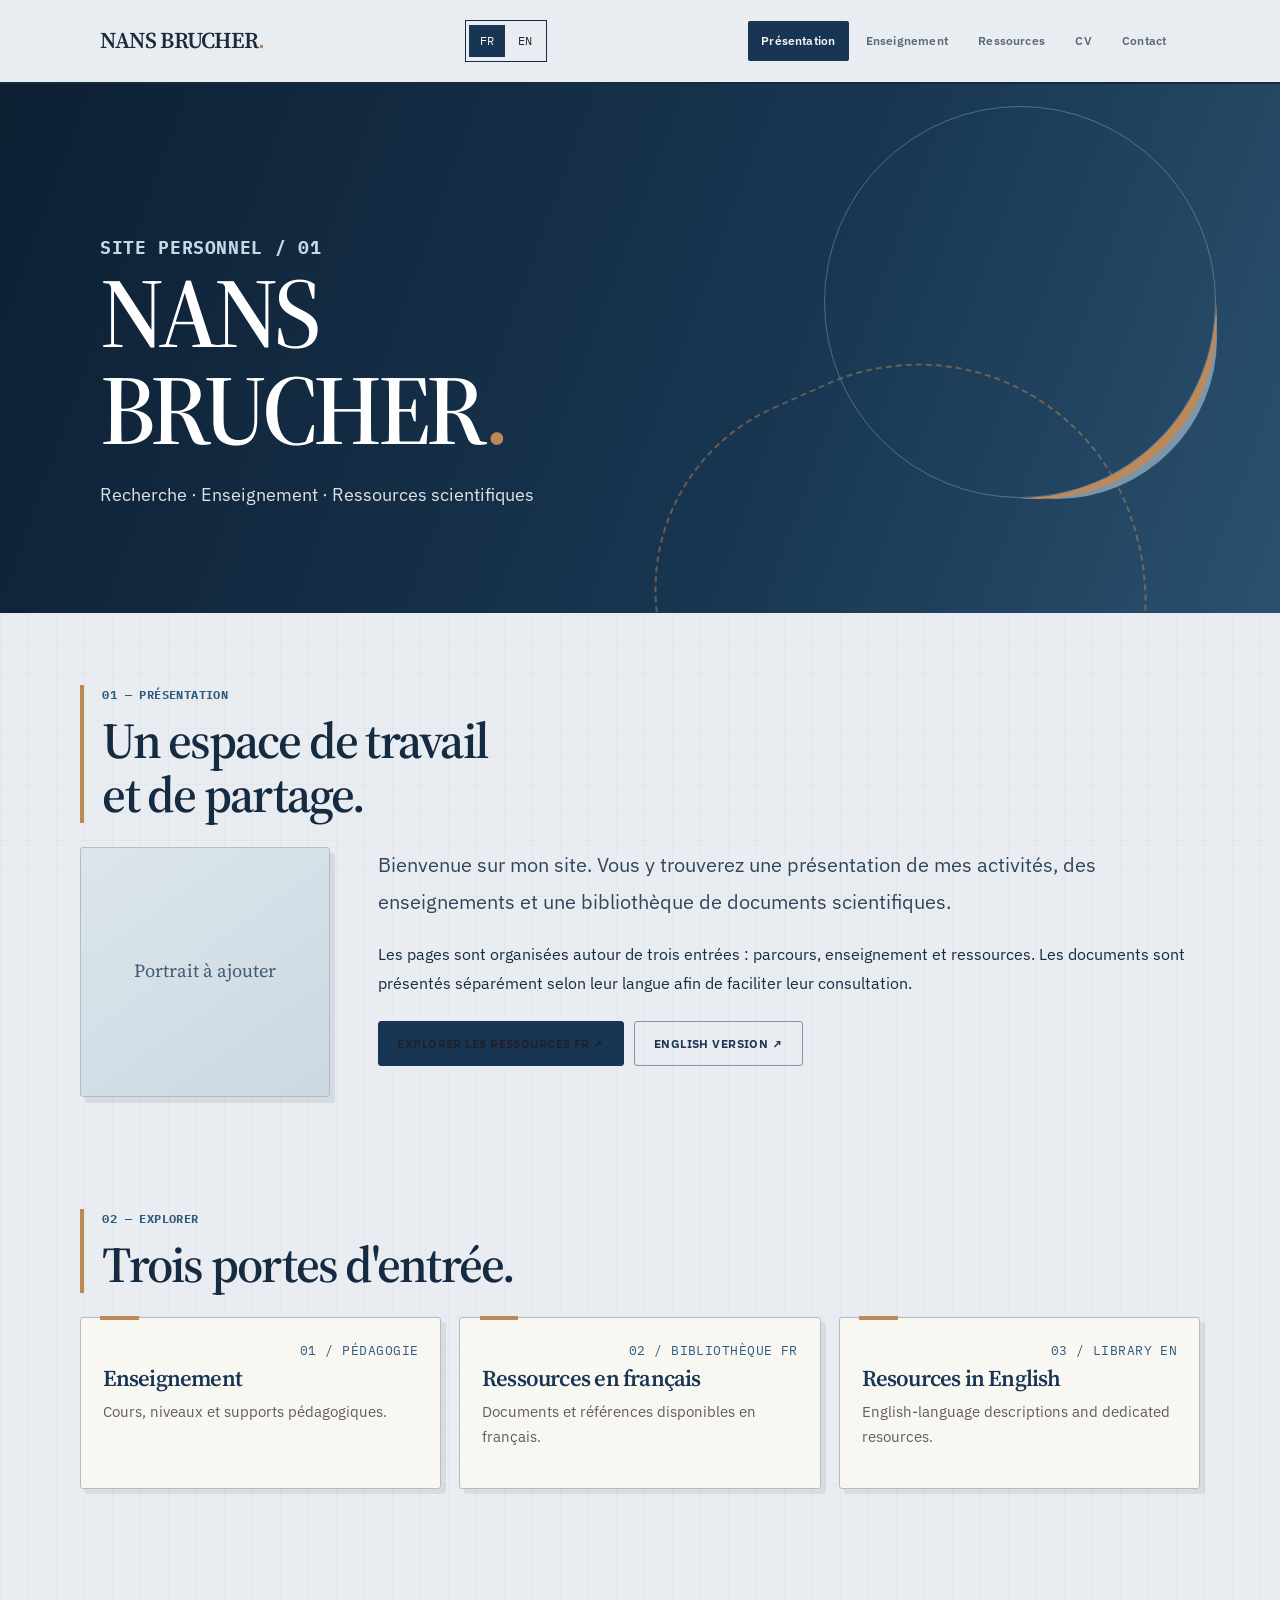
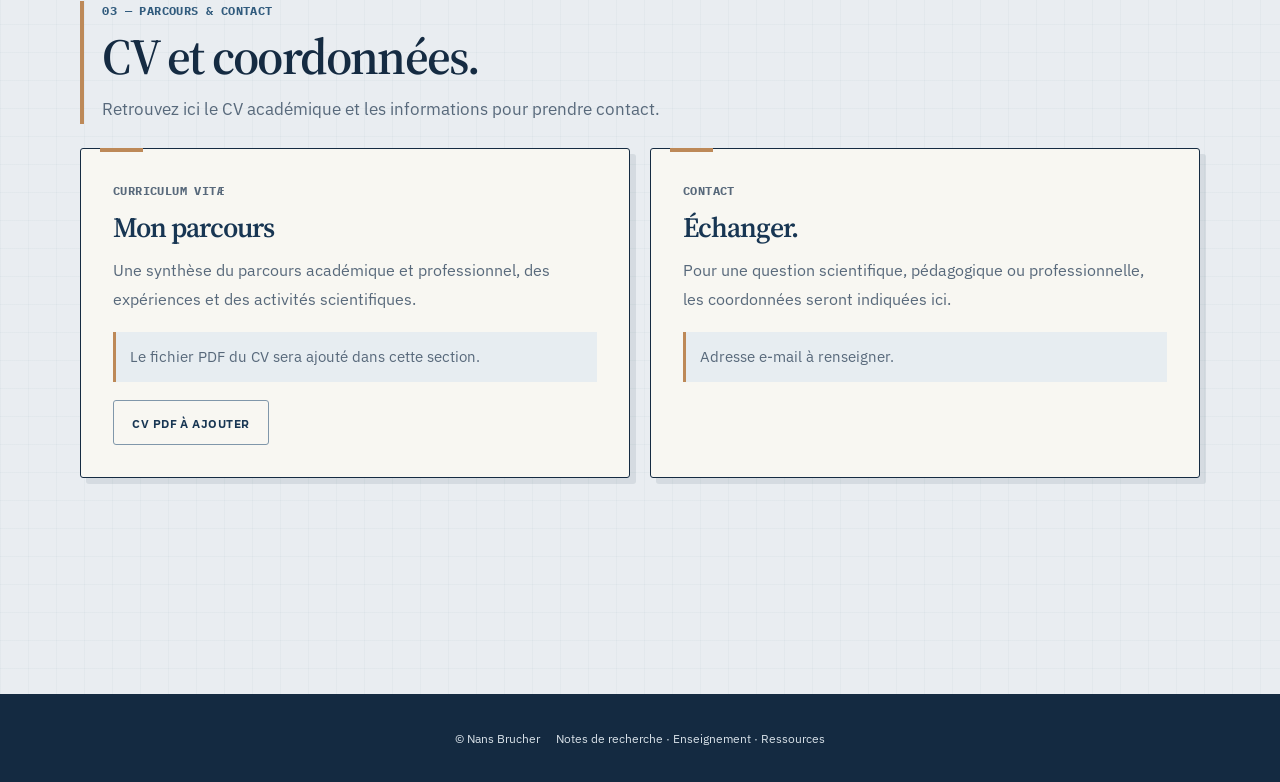
<file: index.html>
<!doctype html>
<html lang="fr">
<head>
<meta charset="utf-8">
<meta name="viewport" content="width=device-width, initial-scale=1">
<meta name="theme-color" content="#152b42">
<title>Présentation | Nans Brucher</title>
<meta name="description" content="Présentation, recherche et ressources scientifiques.">
<link rel="preconnect" href="https://fonts.googleapis.com">
<link rel="preconnect" href="https://fonts.gstatic.com" crossorigin>
<link href="https://fonts.googleapis.com/css2?family=IBM+Plex+Mono:wght@400;500;600&family=IBM+Plex+Sans:wght@400;500;600;700&family=Source+Serif+4:wght@400;500;600;700&display=swap" rel="stylesheet">
<link rel="stylesheet" href="style.css">
<link rel="alternate" hreflang="fr" href="index.html">
<link rel="alternate" hreflang="en" href="home-en.html">
</head><body><a class="skip-link" href="#main-content">Aller au contenu</a>
<header class="site-header"><div class="header-inner">
<a class="site-title" href="index.html">NANS BRUCHER<span style="color:var(--orange)">.</span></a>
<div class="header-tools">
<div class="language-switch" aria-label="Language"><a href="index.html" lang="fr" aria-current="page">FR</a><a href="home-en.html" lang="en" >EN</a></div>
<button type="button" class="nav-toggle" aria-label="Ouvrir le menu" aria-expanded="false" aria-controls="primary-navigation">☰</button>
</div>
<nav class="site-nav" id="primary-navigation" aria-label="Navigation principale">
<a href="index.html" class="active" aria-current="page">Présentation</a>
<a href="enseignement.html" >Enseignement</a>
<a href="ressources-fr.html" >Ressources</a>
<a href="#cv">CV</a>
<a href="#contact">Contact</a>
</nav></div></header>
<section class="banner"><div class="banner-inner"><p class="eyebrow">Site personnel / 01</p><h1>Nans<br>Brucher<span style="color:var(--orange)">.</span></h1><p>Recherche · Enseignement · Ressources scientifiques</p></div></section>
<main id="main-content">
<section class="page-section"><div class="section-heading"><p class="eyebrow">01 — Présentation</p><h2>Un espace de travail<br>et de partage.</h2></div>
<div class="about"><figure class="portrait"><figcaption>Portrait à ajouter</figcaption></figure><div class="about-copy"><p class="lead">Bienvenue sur mon site. Vous y trouverez une présentation de mes activités, des enseignements et une bibliothèque de documents scientifiques.</p><p>Les pages sont organisées autour de trois entrées : parcours, enseignement et ressources. Les documents sont présentés séparément selon leur langue afin de faciliter leur consultation.</p><div class="actions"><a class="button button-red" href="ressources-fr.html">Explorer les ressources FR ↗</a><a class="button button-outline" href="home-en.html" lang="en">English version ↗</a></div></div></div></section>
<section class="page-section"><div class="section-heading"><p class="eyebrow">02 — Explorer</p><h2>Trois portes d'entrée.</h2></div><div class="card-grid">
<a class="card" href="enseignement.html"><span class="card-meta">01 / PÉDAGOGIE</span><span class="card-title">Enseignement</span><span class="card-desc">Cours, niveaux et supports pédagogiques.</span></a>
<a class="card" href="ressources-fr.html"><span class="card-meta">02 / BIBLIOTHÈQUE FR</span><span class="card-title">Ressources en français</span><span class="card-desc">Documents et références disponibles en français.</span></a>
<a class="card" href="resources-en.html"><span class="card-meta">03 / LIBRARY EN</span><span class="card-title">Resources in English</span><span class="card-desc">English-language descriptions and dedicated resources.</span></a>
</div></section><section class="page-section" id="cv"><div class="section-heading"><p class="eyebrow">03 — Parcours & contact</p><h2>CV et coordonnées.</h2><p class="section-intro">Retrouvez ici le CV académique et les informations pour prendre contact.</p></div><div class="cv-contact-grid"><article class="cv-card"><p class="eyebrow">Curriculum vitæ</p><h3>Mon parcours</h3><p>Une synthèse du parcours académique et professionnel, des expériences et des activités scientifiques.</p><p class="contact-placeholder">Le fichier PDF du CV sera ajouté dans cette section.</p><span class="button button-outline" aria-disabled="true">CV PDF à ajouter</span></article><article class="contact-card" id="contact"><p class="eyebrow">Contact</p><h3>Échanger.</h3><p>Pour une question scientifique, pédagogique ou professionnelle, les coordonnées seront indiquées ici.</p><p class="contact-placeholder">Adresse e-mail à renseigner.</p></article></div></section></main><footer class="site-footer"><div class="footer-inner"><span>© Nans Brucher</span><span>Notes de recherche · Enseignement · Ressources</span></div></footer><script src="script.js"></script></body></html>
</file>
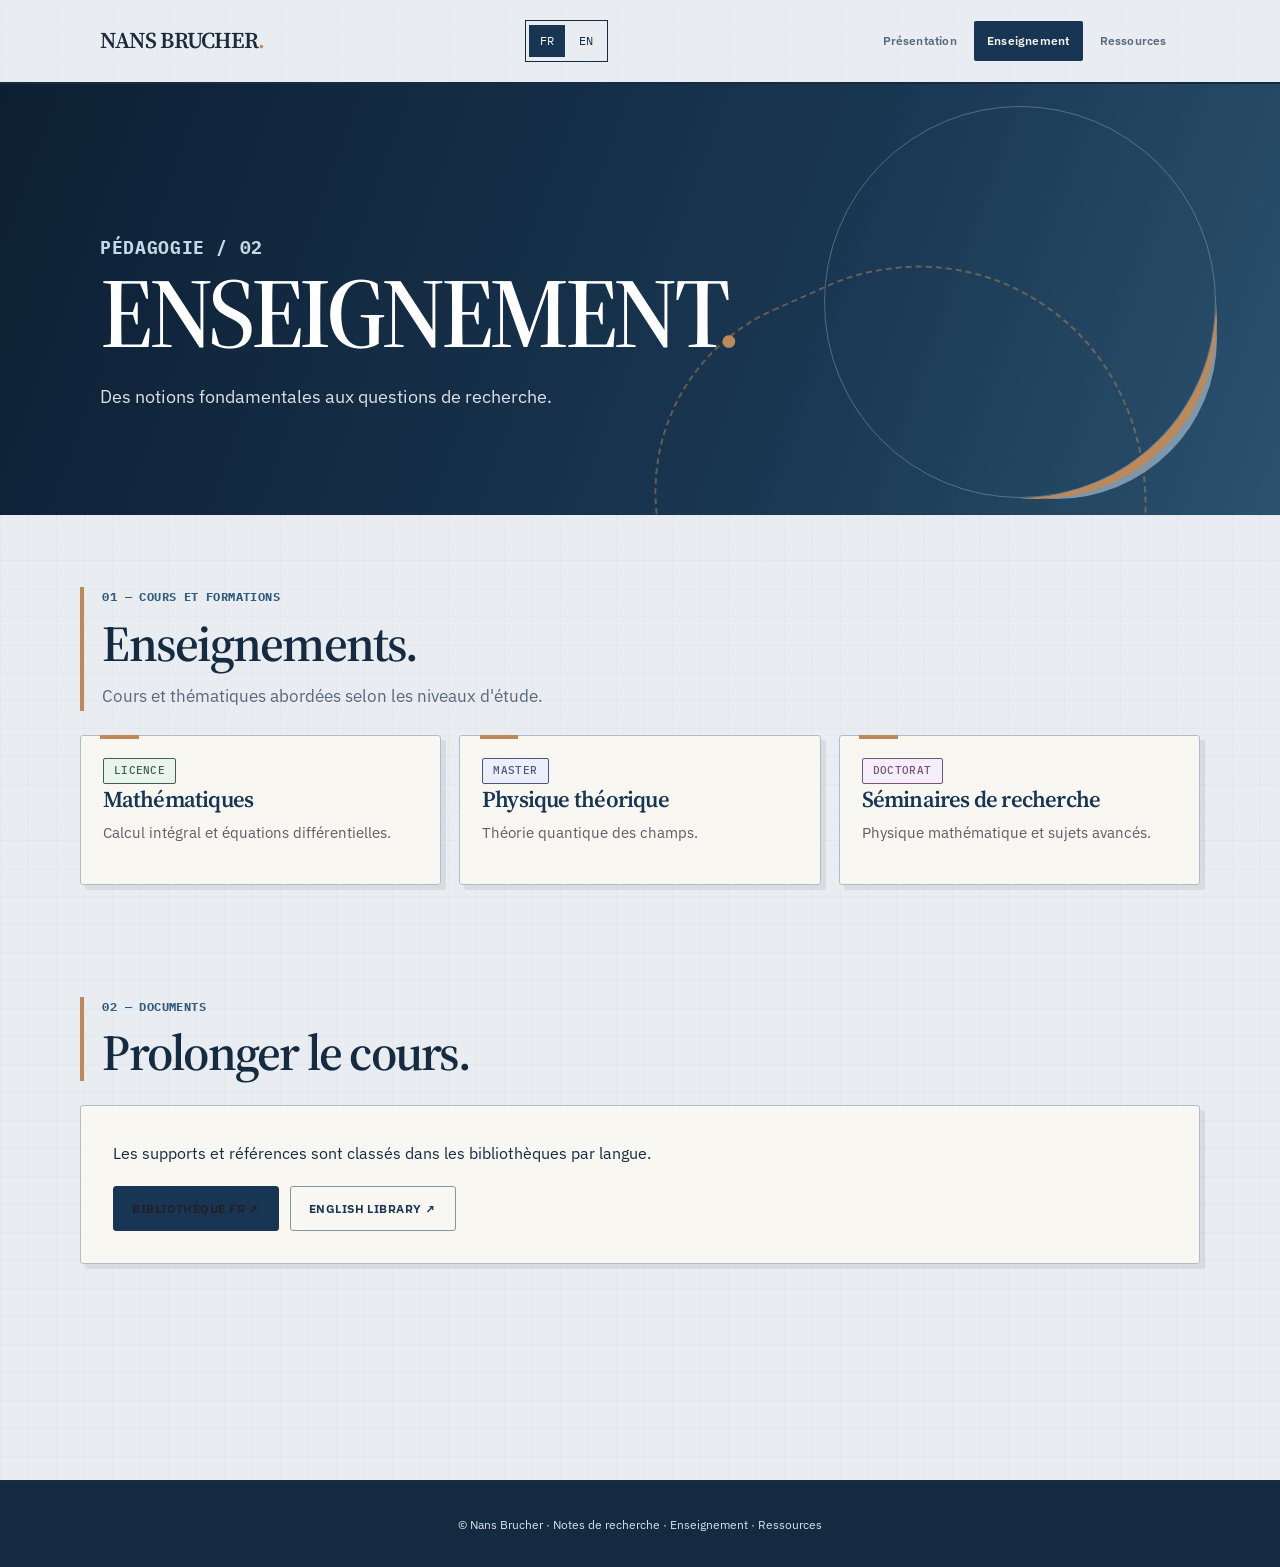
<file: enseignement.html>
<!doctype html><html lang="fr"><head><meta charset="utf-8"><meta name="viewport" content="width=device-width,initial-scale=1"><meta name="theme-color" content="#211f27"><title>Enseignement | Nans Brucher</title><meta name="description" content="Cours et activités pédagogiques."><link rel="preconnect" href="https://fonts.googleapis.com"><link rel="preconnect" href="https://fonts.gstatic.com" crossorigin><link href="https://fonts.googleapis.com/css2?family=IBM+Plex+Mono:wght@400;500;600&family=IBM+Plex+Sans:wght@400;500;600;700&family=Source+Serif+4:wght@400;500;600;700&display=swap" rel="stylesheet"><link rel="stylesheet" href="style.css"><link rel="alternate" hreflang="fr" href="enseignement.html"><link rel="alternate" hreflang="en" href="teaching-en.html"></head><body><a class="skip-link" href="#main-content">Aller au contenu</a><header class="site-header"><div class="header-inner"><a class="site-title" href="index.html">NANS BRUCHER<span style="color:var(--orange)">.</span></a><div class="header-tools"><div class="language-switch" aria-label="Language"><a href="enseignement.html" lang="fr" aria-current="page">FR</a><a href="teaching-en.html" lang="en" >EN</a></div><button type="button" class="nav-toggle" aria-label="Ouvrir le menu" aria-expanded="false" aria-controls="primary-navigation">☰</button></div><nav class="site-nav" id="primary-navigation"><a href="index.html" >Présentation</a><a href="enseignement.html" class="active" aria-current="page">Enseignement</a><a href="ressources-fr.html" >Ressources</a></nav></div></header><section class="banner"><div class="banner-inner"><p class="eyebrow">Pédagogie / 02</p><h1>Enseignement<span style="color:var(--orange)">.</span></h1><p>Des notions fondamentales aux questions de recherche.</p></div></section><main id="main-content"><section class="page-section"><div class="section-heading"><p class="eyebrow">01 — Cours et formations</p><h2>Enseignements.</h2><p class="section-intro">Cours et thématiques abordées selon les niveaux d'étude.</p></div><div class="card-grid"><article class="card"><span class="level level-licence">Licence</span><h3 class="card-title">Mathématiques</h3><p class="card-desc">Calcul intégral et équations différentielles.</p></article><article class="card"><span class="level level-master">Master</span><h3 class="card-title">Physique théorique</h3><p class="card-desc">Théorie quantique des champs.</p></article><article class="card"><span class="level level-doctorat">Doctorat</span><h3 class="card-title">Séminaires de recherche</h3><p class="card-desc">Physique mathématique et sujets avancés.</p></article></div></section><section class="page-section"><div class="section-heading"><p class="eyebrow">02 — Documents</p><h2>Prolonger le cours.</h2></div><div class="contact-panel"><p>Les supports et références sont classés dans les bibliothèques par langue.</p><div class="actions"><a class="button button-red" href="ressources-fr.html">Bibliothèque FR ↗</a><a class="button button-outline" href="resources-en.html">English library ↗</a></div></div></section></main><footer class="site-footer"><div class="footer-inner">© Nans Brucher · Notes de recherche · Enseignement · Ressources</div></footer><script src="script.js"></script></body></html>
</file>
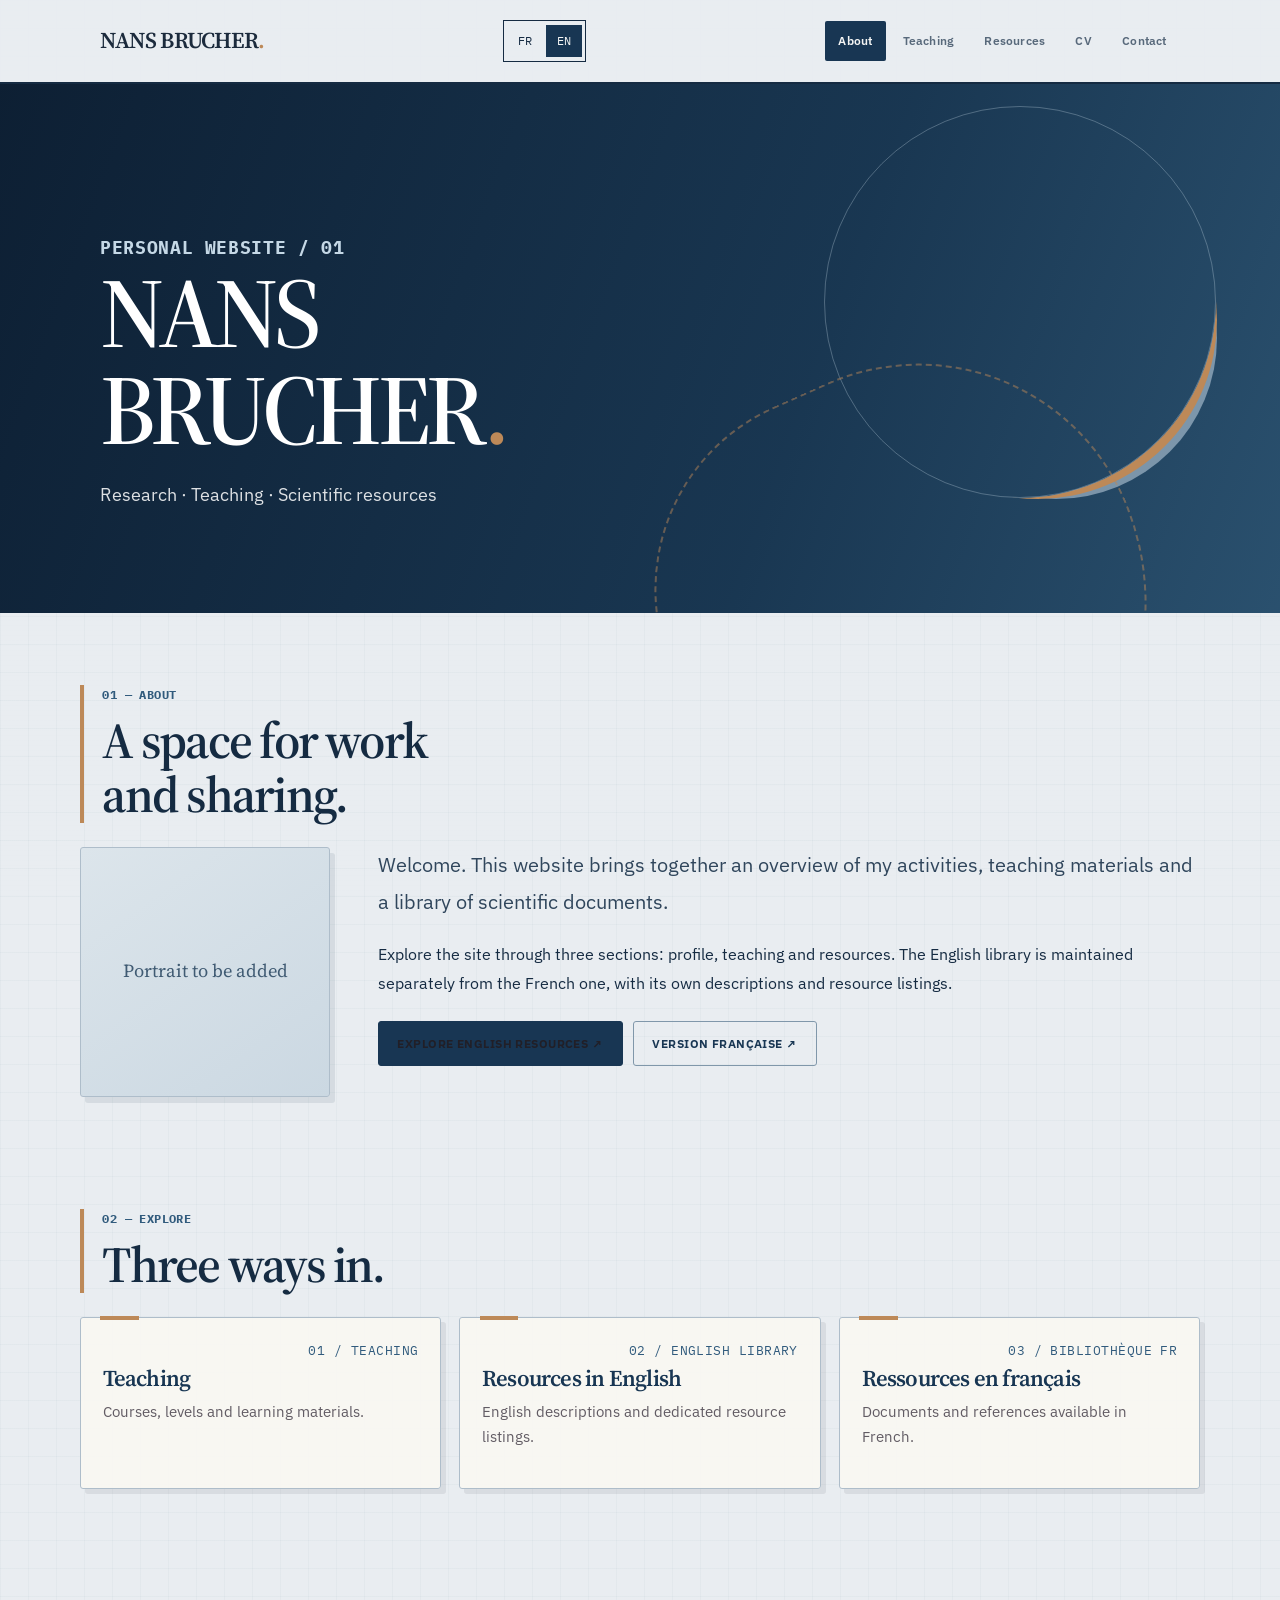
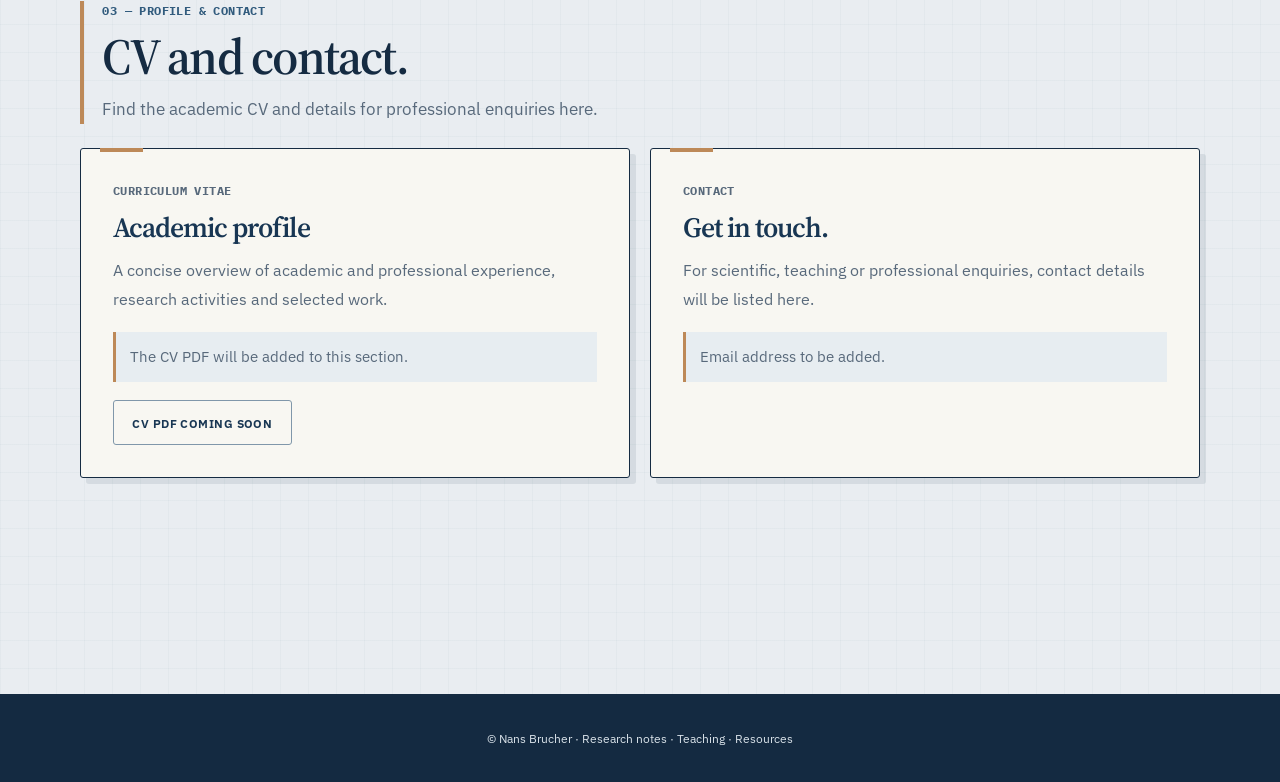
<file: home-en.html>
<!doctype html><html lang="en"><head><meta charset="utf-8"><meta name="viewport" content="width=device-width,initial-scale=1"><meta name="theme-color" content="#152b42"><title>About | Nans Brucher</title><meta name="description" content="Personal profile, teaching and scientific resources."><link rel="preconnect" href="https://fonts.googleapis.com"><link rel="preconnect" href="https://fonts.gstatic.com" crossorigin><link href="https://fonts.googleapis.com/css2?family=IBM+Plex+Mono:wght@400;500;600&family=IBM+Plex+Sans:wght@400;500;600;700&family=Source+Serif+4:wght@400;500;600;700&display=swap" rel="stylesheet"><link rel="stylesheet" href="style.css"><link rel="alternate" hreflang="fr" href="index.html"><link rel="alternate" hreflang="en" href="home-en.html"></head><body><a class="skip-link" href="#main-content">Skip to content</a><header class="site-header"><div class="header-inner"><a class="site-title" href="home-en.html">NANS BRUCHER<span style="color:var(--orange)">.</span></a><div class="header-tools"><div class="language-switch" aria-label="Language"><a href="index.html" lang="fr" >FR</a><a href="home-en.html" lang="en" aria-current="page">EN</a></div><button type="button" class="nav-toggle" aria-label="Open menu" aria-expanded="false" aria-controls="primary-navigation">☰</button></div><nav class="site-nav" id="primary-navigation"><a href="home-en.html" class="active" aria-current="page">About</a><a href="teaching-en.html" >Teaching</a><a href="resources-en.html" >Resources</a><a href="#cv">CV</a><a href="#contact">Contact</a></nav></div></header><section class="banner"><div class="banner-inner"><p class="eyebrow">Personal website / 01</p><h1>Nans<br>Brucher<span style="color:var(--orange)">.</span></h1><p>Research · Teaching · Scientific resources</p></div></section><main id="main-content"><section class="page-section"><div class="section-heading"><p class="eyebrow">01 — About</p><h2>A space for work<br>and sharing.</h2></div><div class="about"><figure class="portrait"><figcaption>Portrait to be added</figcaption></figure><div class="about-copy"><p class="lead">Welcome. This website brings together an overview of my activities, teaching materials and a library of scientific documents.</p><p>Explore the site through three sections: profile, teaching and resources. The English library is maintained separately from the French one, with its own descriptions and resource listings.</p><div class="actions"><a class="button button-red" href="resources-en.html">Explore English resources ↗</a><a class="button button-outline" href="index.html">Version française ↗</a></div></div></div></section><section class="page-section"><div class="section-heading"><p class="eyebrow">02 — Explore</p><h2>Three ways in.</h2></div><div class="card-grid"><a class="card" href="teaching-en.html"><span class="card-meta">01 / TEACHING</span><span class="card-title">Teaching</span><span class="card-desc">Courses, levels and learning materials.</span></a><a class="card" href="resources-en.html"><span class="card-meta">02 / ENGLISH LIBRARY</span><span class="card-title">Resources in English</span><span class="card-desc">English descriptions and dedicated resource listings.</span></a><a class="card" href="ressources-fr.html"><span class="card-meta">03 / BIBLIOTHÈQUE FR</span><span class="card-title">Ressources en français</span><span class="card-desc">Documents and references available in French.</span></a></div></section><section class="page-section" id="cv"><div class="section-heading"><p class="eyebrow">03 — Profile & contact</p><h2>CV and contact.</h2><p class="section-intro">Find the academic CV and details for professional enquiries here.</p></div><div class="cv-contact-grid"><article class="cv-card"><p class="eyebrow">Curriculum vitae</p><h3>Academic profile</h3><p>A concise overview of academic and professional experience, research activities and selected work.</p><p class="contact-placeholder">The CV PDF will be added to this section.</p><span class="button button-outline" aria-disabled="true">CV PDF coming soon</span></article><article class="contact-card" id="contact"><p class="eyebrow">Contact</p><h3>Get in touch.</h3><p>For scientific, teaching or professional enquiries, contact details will be listed here.</p><p class="contact-placeholder">Email address to be added.</p></article></div></section></main><footer class="site-footer"><div class="footer-inner">© Nans Brucher · Research notes · Teaching · Resources</div></footer><script src="script.js"></script></body></html>
</file>
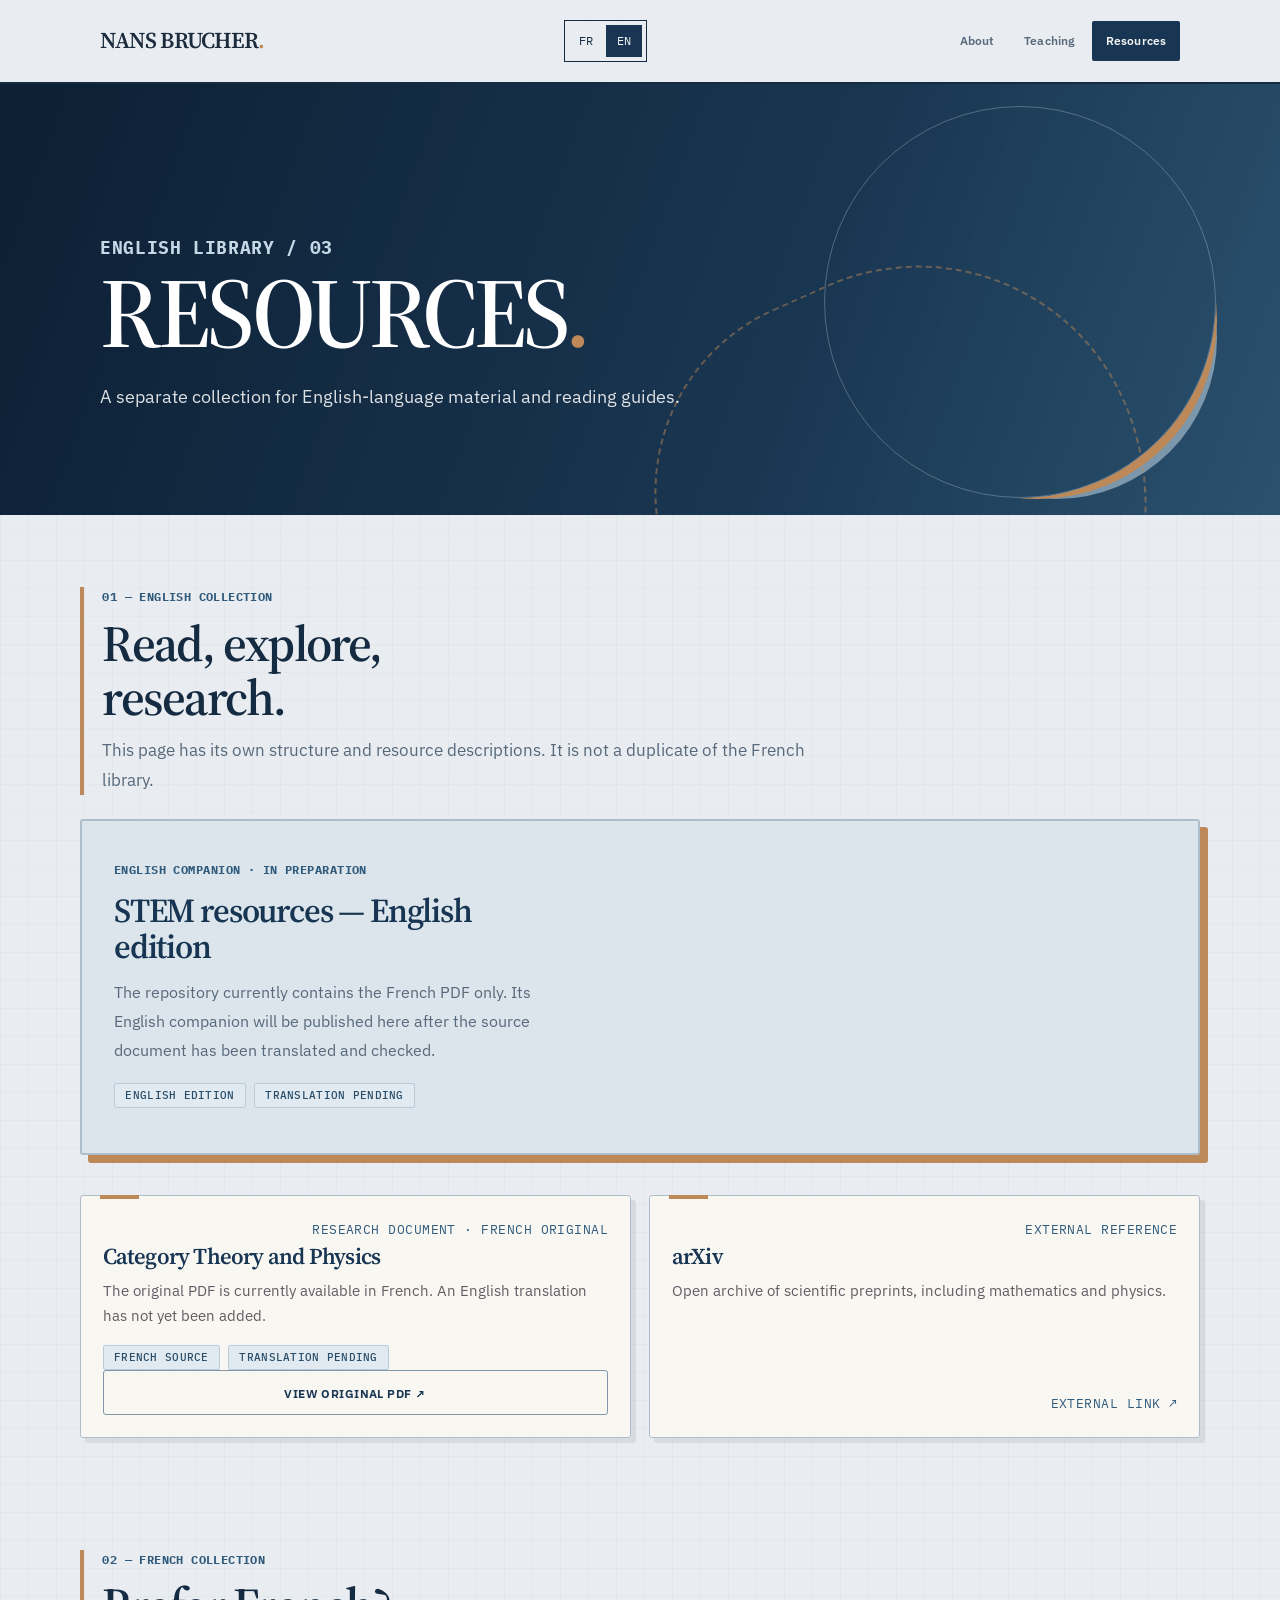
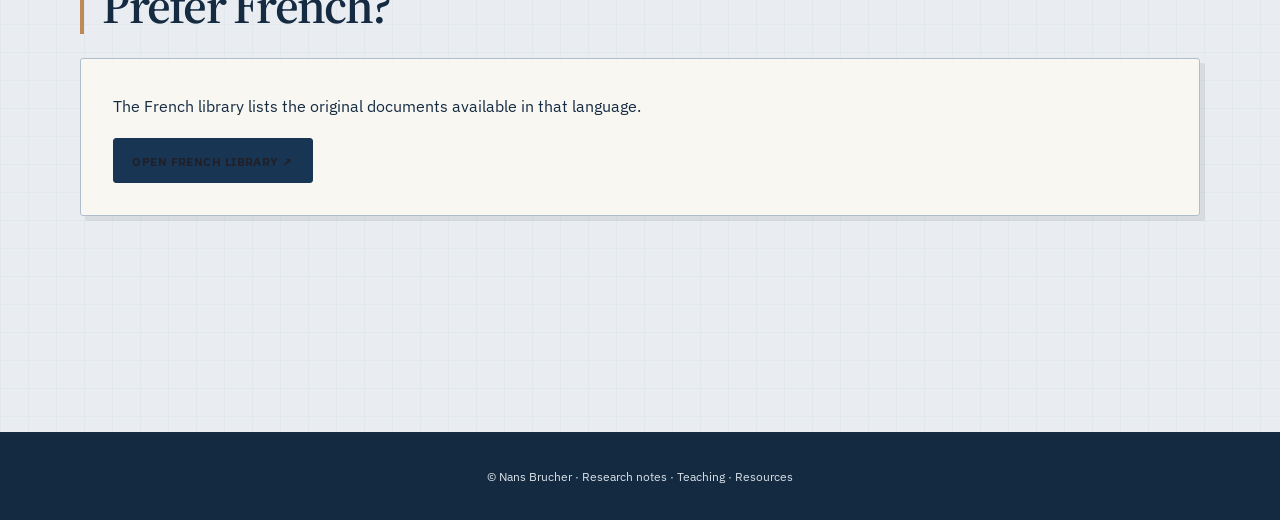
<file: resources-en.html>
<!doctype html><html lang="en"><head><meta charset="utf-8"><meta name="viewport" content="width=device-width,initial-scale=1"><meta name="theme-color" content="#211f27"><title>English resources | Nans Brucher</title><meta name="description" content="English-language resource collection and translated reading information."><link rel="preconnect" href="https://fonts.googleapis.com"><link rel="preconnect" href="https://fonts.gstatic.com" crossorigin><link href="https://fonts.googleapis.com/css2?family=IBM+Plex+Mono:wght@400;500;600&family=IBM+Plex+Sans:wght@400;500;600;700&family=Source+Serif+4:wght@400;500;600;700&display=swap" rel="stylesheet"><link rel="stylesheet" href="style.css"><link rel="alternate" hreflang="fr" href="ressources-fr.html"><link rel="alternate" hreflang="en" href="resources-en.html"></head><body><a class="skip-link" href="#main-content">Skip to content</a><header class="site-header"><div class="header-inner"><a class="site-title" href="home-en.html">NANS BRUCHER<span style="color:var(--orange)">.</span></a><div class="header-tools"><div class="language-switch" aria-label="Language"><a href="ressources-fr.html" lang="fr" >FR</a><a href="resources-en.html" lang="en" aria-current="page">EN</a></div><button type="button" class="nav-toggle" aria-label="Open menu" aria-expanded="false" aria-controls="primary-navigation">☰</button></div><nav class="site-nav" id="primary-navigation"><a href="home-en.html" >About</a><a href="teaching-en.html" >Teaching</a><a href="resources-en.html" class="active" aria-current="page">Resources</a></nav></div></header><section class="banner"><div class="banner-inner"><p class="eyebrow">English library / 03</p><h1>Resources<span style="color:var(--orange)">.</span></h1><p>A separate collection for English-language material and reading guides.</p></div></section><main id="main-content"><section class="page-section"><div class="section-heading"><p class="eyebrow">01 — English collection</p><h2>Read, explore,<br>research.</h2><p class="section-intro">This page has its own structure and resource descriptions. It is not a duplicate of the French library.</p></div><article class="spotlight"><div class="spotlight-body"><span class="kicker">English companion · in preparation</span><h2 class="spotlight-title">STEM resources — English edition</h2><p class="spotlight-desc">The repository currently contains the French PDF only. Its English companion will be published here after the source document has been translated and checked.</p><div class="tags"><span class="tag">English edition</span><span class="tag">Translation pending</span></div></div></article><div class="card-grid"><article class="card"><span class="card-meta">RESEARCH DOCUMENT · FRENCH ORIGINAL</span><h3 class="card-title">Category Theory and Physics</h3><p class="card-desc">The original PDF is currently available in French. An English translation has not yet been added.</p><span class="card-tags"><span class="tag">French source</span><span class="tag">Translation pending</span></span><a class="button button-outline" href="documents/Th.%20Cat%C3%A9gories%20et%20physique.pdf" target="_blank" rel="noopener">View original PDF ↗</a></article><a class="card" href="https://arxiv.org" target="_blank" rel="noopener noreferrer"><span class="card-meta">EXTERNAL REFERENCE</span><h3 class="card-title">arXiv</h3><p class="card-desc">Open archive of scientific preprints, including mathematics and physics.</p><span class="card-meta">External link ↗</span></a></div></section><section class="page-section"><div class="section-heading"><p class="eyebrow">02 — French collection</p><h2>Prefer French?</h2></div><div class="contact-panel"><p>The French library lists the original documents available in that language.</p><a class="button button-red" href="ressources-fr.html">Open French library ↗</a></div></section></main><footer class="site-footer"><div class="footer-inner">© Nans Brucher · Research notes · Teaching · Resources</div></footer><script src="script.js"></script></body></html>
</file>
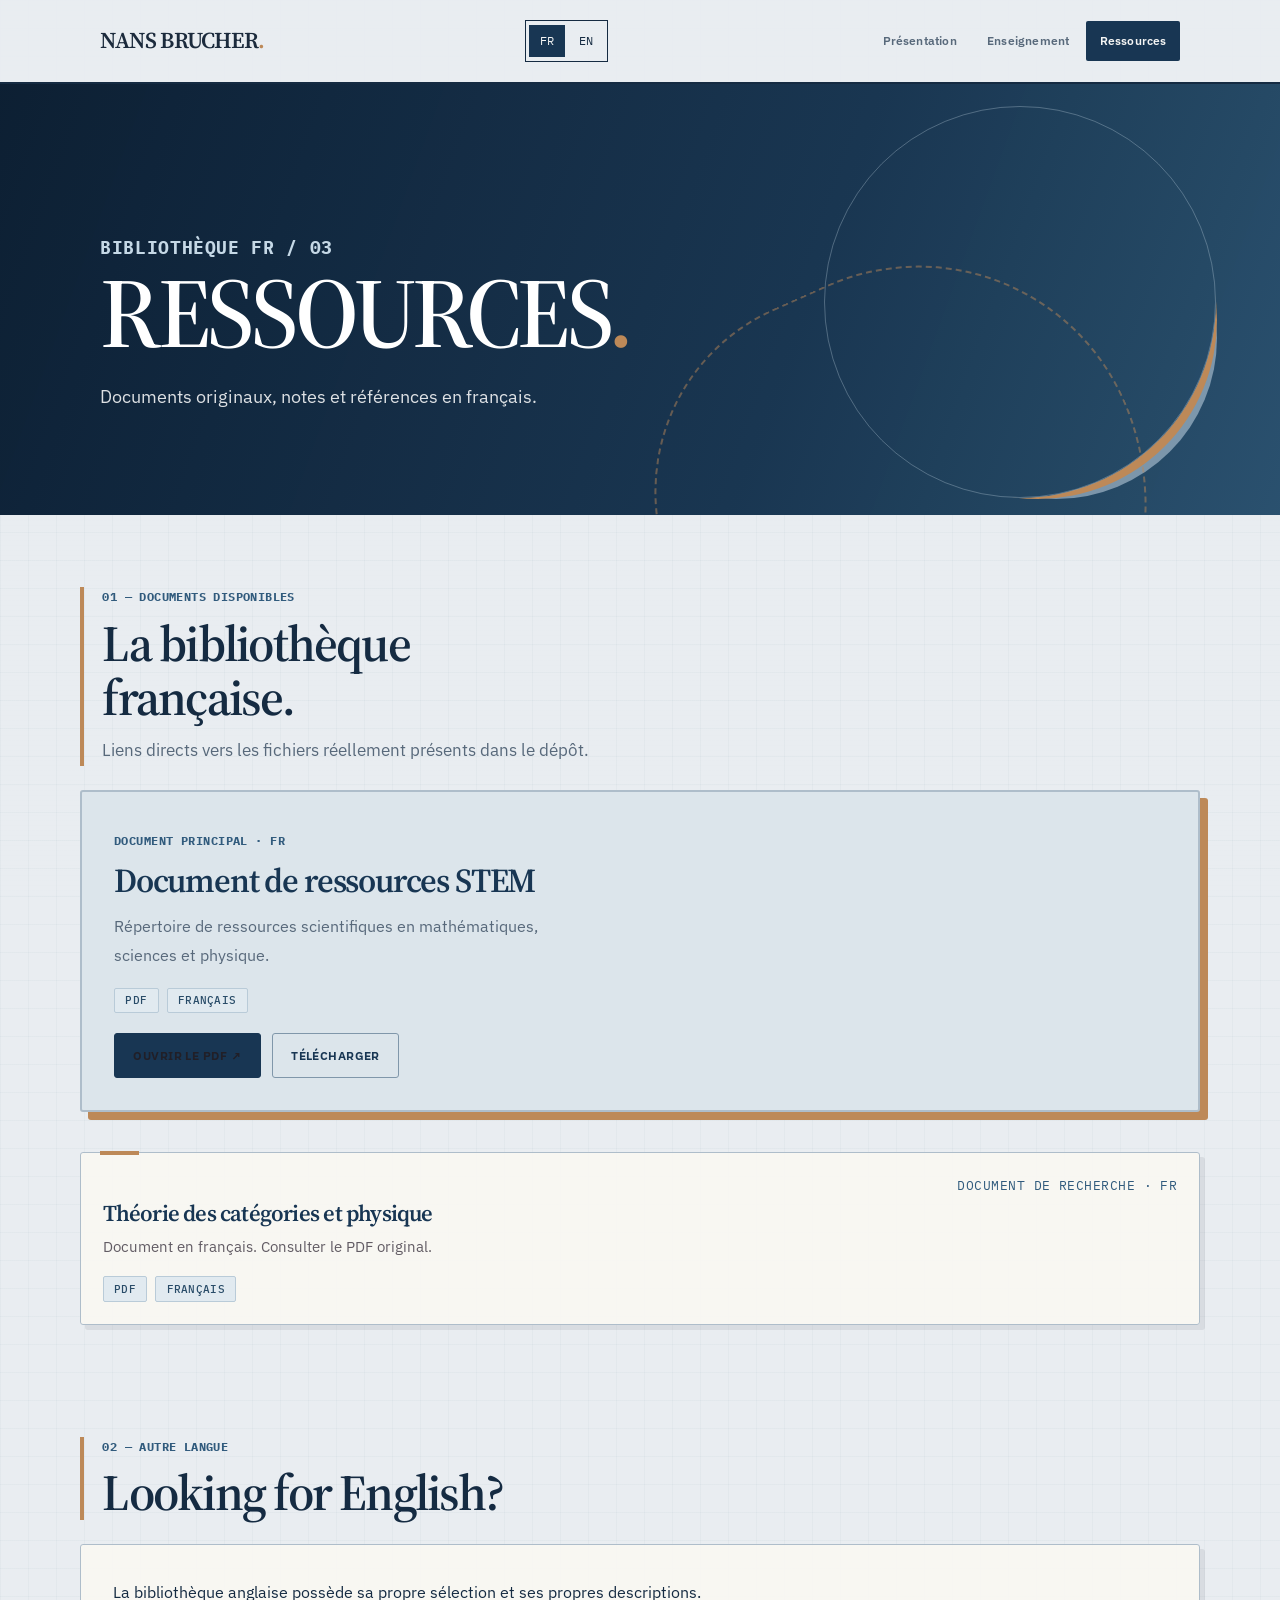
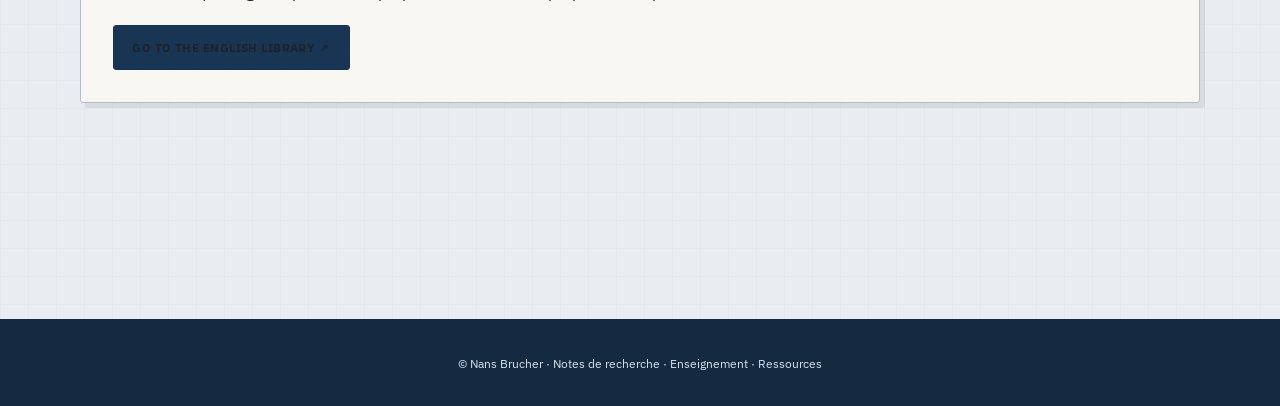
<file: ressources-fr.html>
<!doctype html><html lang="fr"><head><meta charset="utf-8"><meta name="viewport" content="width=device-width,initial-scale=1"><meta name="theme-color" content="#211f27"><title>Ressources en français | Nans Brucher</title><meta name="description" content="Documents scientifiques disponibles en français."><link rel="preconnect" href="https://fonts.googleapis.com"><link rel="preconnect" href="https://fonts.gstatic.com" crossorigin><link href="https://fonts.googleapis.com/css2?family=IBM+Plex+Mono:wght@400;500;600&family=IBM+Plex+Sans:wght@400;500;600;700&family=Source+Serif+4:wght@400;500;600;700&display=swap" rel="stylesheet"><link rel="stylesheet" href="style.css"><link rel="alternate" hreflang="fr" href="ressources-fr.html"><link rel="alternate" hreflang="en" href="resources-en.html"></head><body><a class="skip-link" href="#main-content">Aller au contenu</a><header class="site-header"><div class="header-inner"><a class="site-title" href="index.html">NANS BRUCHER<span style="color:var(--orange)">.</span></a><div class="header-tools"><div class="language-switch" aria-label="Language"><a href="ressources-fr.html" lang="fr" aria-current="page">FR</a><a href="resources-en.html" lang="en" >EN</a></div><button type="button" class="nav-toggle" aria-label="Ouvrir le menu" aria-expanded="false" aria-controls="primary-navigation">☰</button></div><nav class="site-nav" id="primary-navigation"><a href="index.html" >Présentation</a><a href="enseignement.html" >Enseignement</a><a href="ressources-fr.html" class="active" aria-current="page">Ressources</a></nav></div></header><section class="banner"><div class="banner-inner"><p class="eyebrow">Bibliothèque FR / 03</p><h1>Ressources<span style="color:var(--orange)">.</span></h1><p>Documents originaux, notes et références en français.</p></div></section><main id="main-content"><section class="page-section"><div class="section-heading"><p class="eyebrow">01 — Documents disponibles</p><h2>La bibliothèque<br>française.</h2><p class="section-intro">Liens directs vers les fichiers réellement présents dans le dépôt.</p></div><article class="spotlight"><div class="spotlight-body"><span class="kicker">Document principal · FR</span><h2 class="spotlight-title">Document de ressources STEM</h2><p class="spotlight-desc">Répertoire de ressources scientifiques en mathématiques, sciences et physique.</p><div class="tags"><span class="tag">PDF</span><span class="tag">Français</span></div><div class="actions"><a class="button button-red" href="documents/Document%20ressources%20STEM.pdf" target="_blank" rel="noopener">Ouvrir le PDF ↗</a><a class="button button-outline" href="documents/Document%20ressources%20STEM.pdf" download>Télécharger</a></div></div></article><div class="card-grid"><a class="card" href="documents/Th.%20Cat%C3%A9gories%20et%20physique.pdf" target="_blank" rel="noopener"><span class="card-meta">DOCUMENT DE RECHERCHE · FR</span><span class="card-title">Théorie des catégories et physique</span><span class="card-desc">Document en français. Consulter le PDF original.</span><span class="card-tags"><span class="tag">PDF</span><span class="tag">Français</span></span></a></div></section><section class="page-section"><div class="section-heading"><p class="eyebrow">02 — Autre langue</p><h2>Looking for English?</h2></div><div class="contact-panel"><p>La bibliothèque anglaise possède sa propre sélection et ses propres descriptions.</p><a class="button button-red" href="resources-en.html">Go to the English library ↗</a></div></section></main><footer class="site-footer"><div class="footer-inner">© Nans Brucher · Notes de recherche · Enseignement · Ressources</div></footer><script src="script.js"></script></body></html>
</file>
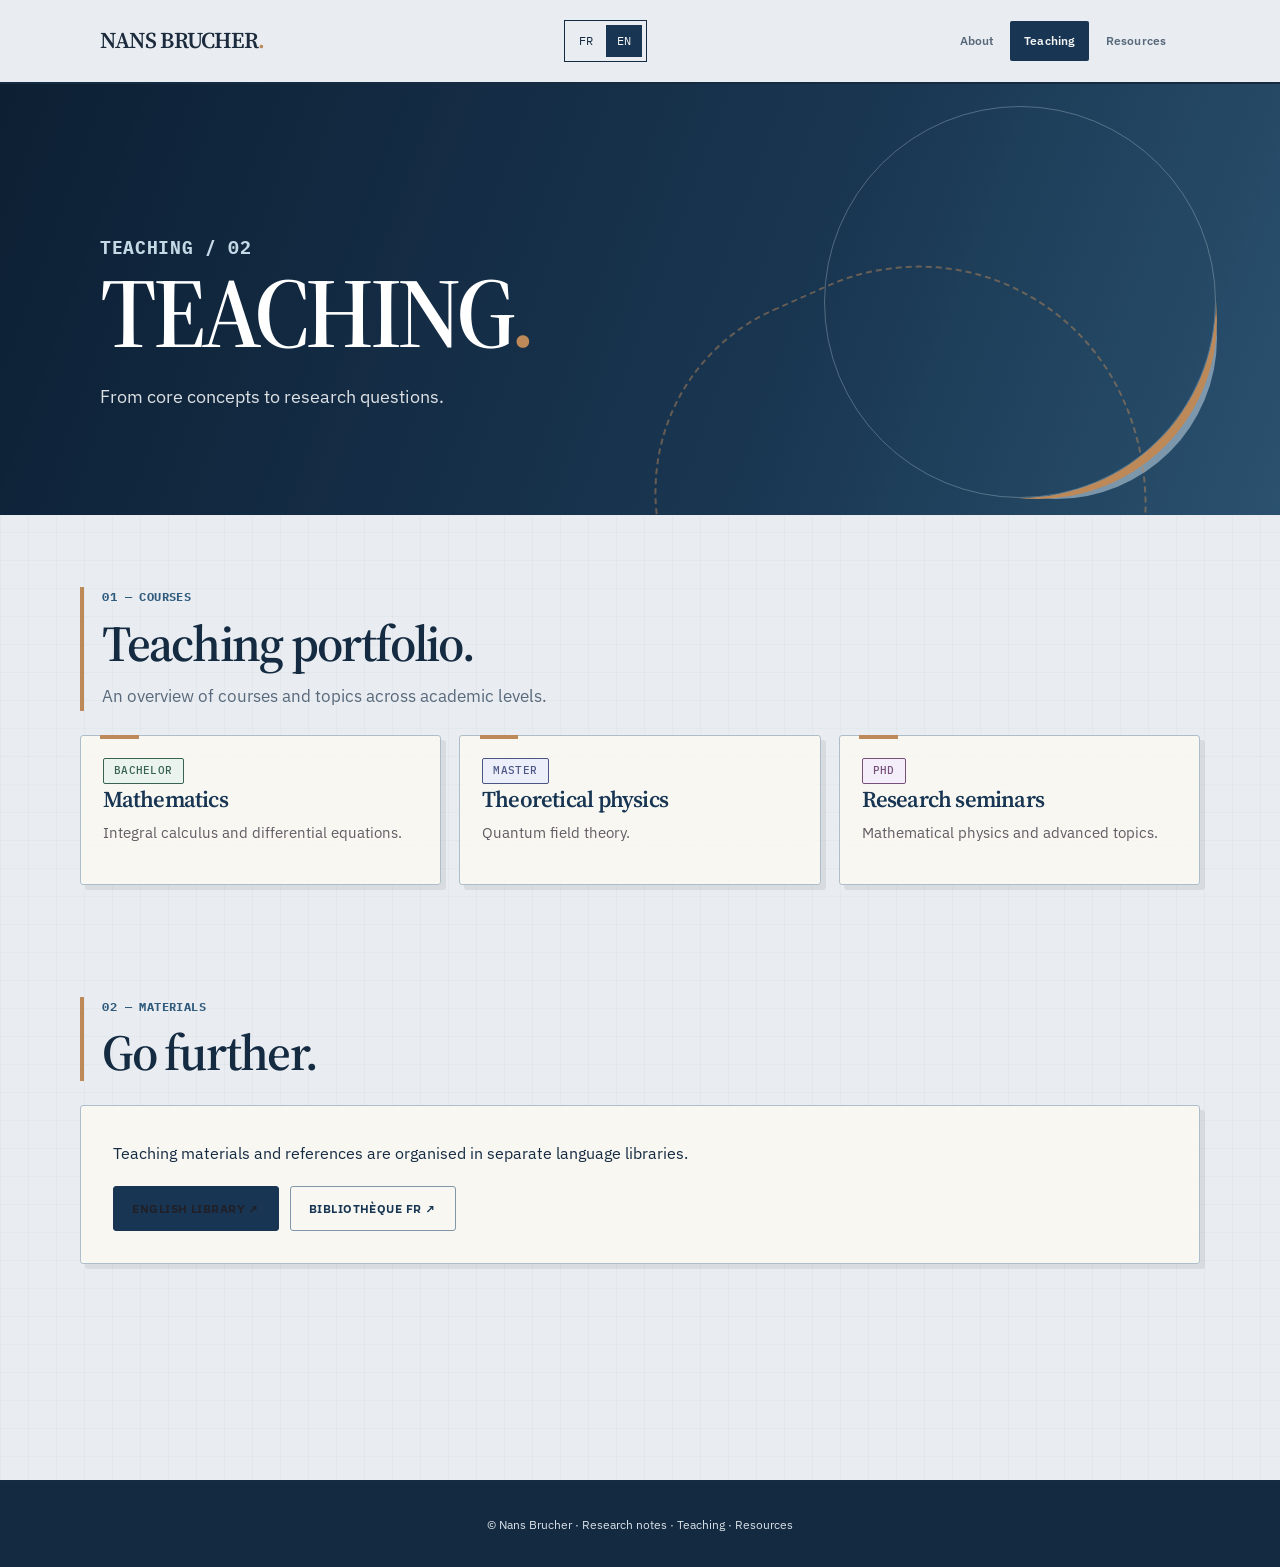
<file: teaching-en.html>
<!doctype html><html lang="en"><head><meta charset="utf-8"><meta name="viewport" content="width=device-width,initial-scale=1"><meta name="theme-color" content="#211f27"><title>Teaching | Nans Brucher</title><meta name="description" content="Courses and teaching activities."><link rel="preconnect" href="https://fonts.googleapis.com"><link rel="preconnect" href="https://fonts.gstatic.com" crossorigin><link href="https://fonts.googleapis.com/css2?family=IBM+Plex+Mono:wght@400;500;600&family=IBM+Plex+Sans:wght@400;500;600;700&family=Source+Serif+4:wght@400;500;600;700&display=swap" rel="stylesheet"><link rel="stylesheet" href="style.css"><link rel="alternate" hreflang="fr" href="enseignement.html"><link rel="alternate" hreflang="en" href="teaching-en.html"></head><body><a class="skip-link" href="#main-content">Skip to content</a><header class="site-header"><div class="header-inner"><a class="site-title" href="home-en.html">NANS BRUCHER<span style="color:var(--orange)">.</span></a><div class="header-tools"><div class="language-switch" aria-label="Language"><a href="enseignement.html" lang="fr" >FR</a><a href="teaching-en.html" lang="en" aria-current="page">EN</a></div><button type="button" class="nav-toggle" aria-label="Open menu" aria-expanded="false" aria-controls="primary-navigation">☰</button></div><nav class="site-nav" id="primary-navigation"><a href="home-en.html" >About</a><a href="teaching-en.html" class="active" aria-current="page">Teaching</a><a href="resources-en.html" >Resources</a></nav></div></header><section class="banner"><div class="banner-inner"><p class="eyebrow">Teaching / 02</p><h1>Teaching<span style="color:var(--orange)">.</span></h1><p>From core concepts to research questions.</p></div></section><main id="main-content"><section class="page-section"><div class="section-heading"><p class="eyebrow">01 — Courses</p><h2>Teaching portfolio.</h2><p class="section-intro">An overview of courses and topics across academic levels.</p></div><div class="card-grid"><article class="card"><span class="level level-licence">Bachelor</span><h3 class="card-title">Mathematics</h3><p class="card-desc">Integral calculus and differential equations.</p></article><article class="card"><span class="level level-master">Master</span><h3 class="card-title">Theoretical physics</h3><p class="card-desc">Quantum field theory.</p></article><article class="card"><span class="level level-doctorat">PhD</span><h3 class="card-title">Research seminars</h3><p class="card-desc">Mathematical physics and advanced topics.</p></article></div></section><section class="page-section"><div class="section-heading"><p class="eyebrow">02 — Materials</p><h2>Go further.</h2></div><div class="contact-panel"><p>Teaching materials and references are organised in separate language libraries.</p><div class="actions"><a class="button button-red" href="resources-en.html">English library ↗</a><a class="button button-outline" href="ressources-fr.html">Bibliothèque FR ↗</a></div></div></section></main><footer class="site-footer"><div class="footer-inner">© Nans Brucher · Research notes · Teaching · Resources</div></footer><script src="script.js"></script></body></html>
</file>
<file: style.css>
/* --------------------------------------------------------------------------
   Identité visuelle — site personnel de Nans Brucher
   Une mise en page éditoriale, lumineuse et lisible sur tous les écrans.
   -------------------------------------------------------------------------- */

:root {
  color-scheme: light;
  --color-text: #252638;
  --color-muted: #686a7d;
  --color-bg: #fbfaf8;
  --color-surface: #ffffff;
  --color-surface-soft: #f2f1f7;
  --color-border: #e5e3eb;
  --color-accent: #5c5d8d;
  --color-accent-dark: #45466f;
  --color-accent-soft: #eeedf6;
  --color-highlight: #d9d5ec;
  --shadow-soft: 0 12px 34px rgba(39, 37, 67, 0.07);
  --shadow-hover: 0 18px 42px rgba(39, 37, 67, 0.12);
  --radius: 16px;
  --radius-small: 10px;
  --content-width: 1080px;
}

* {
  box-sizing: border-box;
}

html {
  scroll-behavior: smooth;
  scroll-padding-top: 6rem;
}

body {
  min-width: 320px;
  margin: 0;
  color: var(--color-text);
  background:
    radial-gradient(ellipse at 85% 0%, rgba(217, 213, 236, 0.25), transparent 34rem),
    var(--color-bg);
  font-family: Inter, "Segoe UI", Roboto, Helvetica, Arial, sans-serif;
  font-size: 1rem;
  line-height: 1.75;
  -webkit-font-smoothing: antialiased;
  text-rendering: optimizeLegibility;
}

img {
  display: block;
  max-width: 100%;
}

h1, h2, h3, .site-title {
  font-family: "Fraunces", Georgia, serif;
  font-weight: 600;
  line-height: 1.2;
  letter-spacing: -0.025em;
}

h1, h2, h3, p {
  margin-top: 0;
}

h1 {
  margin-bottom: 0.8rem;
  font-size: clamp(2.35rem, 6vw, 4rem);
}

h2 {
  margin: 3.2rem 0 1.25rem;
  font-size: clamp(1.7rem, 3vw, 2.25rem);
}

h3 {
  margin-bottom: 0.7rem;
  font-size: 1.3rem;
}

p {
  margin-bottom: 1.15rem;
}

a {
  color: var(--color-accent-dark);
  text-decoration-thickness: 1px;
  text-underline-offset: 0.2em;
  transition: color 180ms ease, background-color 180ms ease, border-color 180ms ease, box-shadow 180ms ease, transform 180ms ease;
}

a:hover {
  color: var(--color-accent);
}

a:focus-visible, button:focus-visible, input:focus-visible {
  outline: 3px solid rgba(92, 93, 141, 0.35);
  outline-offset: 3px;
}

::selection {
  color: #fff;
  background: var(--color-accent);
}

.lead {
  color: #3d3e53;
  font-size: clamp(1.12rem, 2vw, 1.28rem);
  line-height: 1.8;
}

/* En-tête et navigation */
.site-header {
  position: sticky;
  z-index: 20;
  top: 0;
  background: rgba(251, 250, 248, 0.92);
  border-bottom: 1px solid rgba(229, 227, 235, 0.9);
  backdrop-filter: blur(16px);
  -webkit-backdrop-filter: blur(16px);
}

.header-inner {
  position: relative;
  display: flex;
  align-items: center;
  justify-content: space-between;
  gap: 1.5rem;
  width: min(100% - 3rem, var(--content-width));
  min-height: 76px;
  margin: 0 auto;
}

.site-title {
  flex-shrink: 0;
  color: var(--color-text);
  font-size: 1.35rem;
  text-decoration: none;
}

.site-title:hover {
  color: var(--color-accent);
}

.site-nav {
  display: flex;
  align-items: center;
  justify-content: flex-end;
  gap: 0.35rem;
}

.site-nav a {
  padding: 0.6rem 0.85rem;
  border-radius: 999px;
  color: var(--color-muted);
  font-size: 0.93rem;
  font-weight: 600;
  text-decoration: none;
  white-space: nowrap;
}

.site-nav a:hover,
.site-nav a.active {
  color: var(--color-accent-dark);
  background: var(--color-accent-soft);
}

.nav-toggle {
  display: none;
  padding: 0.45rem 0.7rem;
  border: 1px solid var(--color-border);
  border-radius: 9px;
  color: var(--color-text);
  background: var(--color-surface);
  font-size: 1.35rem;
  cursor: pointer;
}

/* Bandeau de titre */
.banner {
  position: relative;
  overflow: hidden;
  padding: clamp(3.5rem, 8vw, 6.5rem) 1.5rem;
  color: #fff;
  text-align: center;
  background:
    radial-gradient(circle at 15% 15%, rgba(255,255,255,0.16), transparent 18rem),
    radial-gradient(circle at 85% 85%, rgba(217,213,236,0.22), transparent 22rem),
    linear-gradient(125deg, #45466f 0%, #5c5d8d 58%, #7776a4 100%);
}

.banner::after {
  position: absolute;
  right: -5rem;
  bottom: -12rem;
  width: 27rem;
  height: 27rem;
  border: 1px solid rgba(255,255,255,0.14);
  border-radius: 50%;
  content: "";
  pointer-events: none;
}

.banner-inner {
  position: relative;
  z-index: 1;
  max-width: 820px;
  margin: 0 auto;
}

.banner h1 {
  color: #fff;
}

.banner p {
  max-width: 680px;
  margin: 0 auto;
  color: rgba(255,255,255,0.86);
  font-size: clamp(1rem, 2vw, 1.15rem);
}

/* Contenu commun */
main {
  width: min(100% - 3rem, var(--content-width));
  min-height: 55vh;
  margin: 0 auto;
  padding: clamp(2.5rem, 6vw, 4.5rem) 0;
}

main > h2:first-child {
  margin-top: 0;
}

main > h2:not(:first-child) {
  padding-top: 0.5rem;
}

.about {
  display: grid;
  grid-template-columns: minmax(180px, 250px) minmax(0, 1fr);
  align-items: start;
  gap: clamp(1.5rem, 4vw, 3rem);
  margin: 1.5rem 0 3rem;
}

.portrait {
  display: flex;
  align-items: center;
  justify-content: center;
  min-height: 250px;
  overflow: hidden;
  border: 1px solid var(--color-border);
  border-radius: var(--radius);
  color: var(--color-muted);
  background: linear-gradient(145deg, #eeedf5, #e2e0ed);
  box-shadow: var(--shadow-soft);
  font-family: "Fraunces", Georgia, serif;
  font-size: 1.15rem;
}

.portrait img {
  width: 100%;
  height: 100%;
  min-height: 250px;
  object-fit: cover;
}

.info-list {
  display: grid;
  gap: 0.75rem;
  margin: 1.2rem 0 2.5rem;
  padding: 0;
  list-style: none;
}

.info-list li {
  position: relative;
  padding: 1rem 1.2rem 1rem 1.45rem;
  border: 1px solid var(--color-border);
  border-radius: var(--radius-small);
  background: var(--color-surface);
}

.info-list li::before {
  position: absolute;
  top: 1.55rem;
  left: 0.8rem;
  width: 5px;
  height: 5px;
  border-radius: 50%;
  background: var(--color-accent);
  content: "";
}

.info-list li strong {
  color: var(--color-accent-dark);
}

/* Ressources et cartes */
.resource-section {
  margin-top: 3.5rem;
}

.resource-section h2 {
  margin-top: 0;
  padding-bottom: 0.8rem;
  border-bottom: 1px solid var(--color-border);
}

.card-grid {
  display: grid;
  grid-template-columns: repeat(auto-fit, minmax(min(100%, 245px), 1fr));
  gap: 1.15rem;
  margin: 1.25rem 0 2rem;
}

.card {
  display: flex;
  flex-direction: column;
  min-width: 0;
  padding: 1.35rem;
  border: 1px solid var(--color-border);
  border-radius: var(--radius);
  color: var(--color-text);
  background: var(--color-surface);
  box-shadow: 0 3px 12px rgba(39, 37, 67, 0.025);
  text-decoration: none;
}

.card:hover,
.card:focus-visible {
  transform: translateY(-4px);
  border-color: #c7c4df;
  color: var(--color-text);
  background: #fff;
  box-shadow: var(--shadow-hover);
}

.card-title {
  display: block;
  margin-bottom: 0.45rem;
  color: var(--color-accent-dark);
  font-family: "Fraunces", Georgia, serif;
  font-size: 1.17rem;
  font-weight: 600;
  line-height: 1.35;
}

.card-desc {
  display: block;
  flex: 1;
  margin-bottom: 1rem;
  color: var(--color-muted);
  font-size: 0.94rem;
  line-height: 1.65;
}

.card-tags {
  display: flex;
  align-items: center;
  flex-wrap: wrap;
  gap: 0.5rem;
  font-size: 0.82rem;
}

.card-meta {
  margin-left: auto;
  color: var(--color-muted);
  font-size: 0.82rem;
}

.card.has-cover {
  padding: 0;
  overflow: hidden;
}

.card-cover {
  width: 100%;
  aspect-ratio: 16 / 9;
  margin: 0;
  object-fit: cover;
  background: var(--color-surface-soft);
}

.card-body {
  display: flex;
  flex: 1;
  flex-direction: column;
  padding: 1.25rem;
}

.tags {
  display: flex;
  flex-wrap: wrap;
  align-items: center;
  gap: 0.5rem;
  margin: 0.8rem 0;
}

.tag,
.level {
  display: inline-flex;
  align-items: center;
  width: fit-content;
  padding: 0.22rem 0.65rem;
  border: 1px solid transparent;
  border-radius: 999px;
  font-size: 0.78rem;
  font-weight: 650;
  line-height: 1.5;
}

.tag {
  color: #55566f;
  background: #f0eff5;
}

.level-lycee { color: #80552b; background: #f8f0e5; }
.level-licence { color: #37634f; background: #eaf3ed; }
.level-master { color: #4c5684; background: #eceefa; }
.level-doctorat { color: #76517a; background: #f4eefa; }
.level-tous { color: #55566a; background: #efeff2; }

.legend {
  display: flex;
  align-items: center;
  flex-wrap: wrap;
  gap: 0.55rem;
  margin: 1.5rem 0;
  padding: 1rem 1.1rem;
  border: 1px solid var(--color-border);
  border-radius: var(--radius-small);
  background: var(--color-surface);
  font-size: 0.9rem;
}

.legend-label {
  margin-right: 0.2rem;
  color: var(--color-text);
  font-weight: 700;
}

/* Ressource mise en avant */
.spotlight {
  display: grid;
  grid-template-columns: minmax(220px, 0.9fr) minmax(0, 1.1fr);
  align-items: stretch;
  gap: clamp(1.5rem, 4vw, 2.5rem);
  margin: 0 0 2.5rem;
  padding: clamp(1.2rem, 3vw, 2rem);
  border: 1px solid var(--color-border);
  border-radius: 22px;
  background: var(--color-surface);
  box-shadow: var(--shadow-soft);
}

.spotlight-cover {
  display: block;
  min-height: 230px;
  overflow: hidden;
  border-radius: var(--radius-small);
  background: var(--color-surface-soft);
}

.spotlight-cover img {
  width: 100%;
  height: 100%;
  min-height: 230px;
  object-fit: cover;
}

.spotlight-body {
  align-self: center;
}

.kicker {
  display: inline-block;
  margin-bottom: 0.7rem;
  color: var(--color-accent);
  font-size: 0.78rem;
  font-weight: 750;
  letter-spacing: 0.12em;
  text-transform: uppercase;
}

.spotlight-title {
  margin: 0 0 0.8rem;
  font-size: clamp(1.5rem, 3vw, 2.1rem);
}

.spotlight-desc {
  color: var(--color-muted);
}

.spotlight-meta {
  color: var(--color-muted);
  font-size: 0.88rem;
}

.actions {
  display: flex;
  flex-wrap: wrap;
  gap: 0.65rem;
  margin-top: 1.2rem;
}

/* Recherche et boutons */
.search-box {
  display: block;
  width: 100%;
  min-height: 52px;
  margin: 1.5rem 0 0.8rem;
  padding: 0.8rem 1rem 0.8rem 3rem;
  border: 1px solid var(--color-border);
  border-radius: 999px;
  color: var(--color-text);
  background: #fff;
  background-image: url("data:image/svg+xml,%3Csvg xmlns='http://www.w3.org/2000/svg' width='20' height='20' viewBox='0 0 24 24' fill='none' stroke='%23686a7d' stroke-width='2' stroke-linecap='round' stroke-linejoin='round'%3E%3Ccircle cx='11' cy='11' r='7'/%3E%3Cpath d='m20 20-4-4'/%3E%3C/svg%3E");
  background-repeat: no-repeat;
  background-position: 1rem center;
  font: inherit;
  transition: border-color 180ms ease, box-shadow 180ms ease;
}

.search-box:focus {
  border-color: var(--color-accent);
  outline: none;
  box-shadow: 0 0 0 4px rgba(92, 93, 141, 0.1);
}

.search-box::placeholder {
  color: #9292a0;
}

.no-result {
  display: none;
  margin: 1rem 0;
  padding: 1rem;
  border-radius: var(--radius-small);
  color: var(--color-muted);
  background: var(--color-surface-soft);
  text-align: center;
}

.button {
  display: inline-flex;
  align-items: center;
  justify-content: center;
  min-height: 44px;
  padding: 0.65rem 1.15rem;
  border: 1px solid transparent;
  border-radius: 999px;
  font-size: 0.92rem;
  font-weight: 700;
  text-align: center;
  text-decoration: none;
}

.button-red {
  border-color: var(--color-accent);
  color: #fff;
  background: var(--color-accent);
}

.button-red:hover,
.button-red:focus-visible {
  border-color: var(--color-accent-dark);
  color: #fff;
  background: var(--color-accent-dark);
  box-shadow: 0 6px 16px rgba(69, 70, 111, 0.2);
}

.button-outline {
  border-color: #cbc9dd;
  color: var(--color-accent-dark);
  background: transparent;
}

.button-outline:hover,
.button-outline:focus-visible {
  border-color: var(--color-accent);
  color: var(--color-accent-dark);
  background: var(--color-accent-soft);
}

/* Pied de page */
.site-footer {
  margin-top: 2rem;
  padding: 2rem 1.5rem;
  border-top: 1px solid var(--color-border);
  color: var(--color-muted);
  background: #f3f2f5;
  font-size: 0.9rem;
  text-align: center;
}

.footer-inner {
  width: min(100%, var(--content-width));
  margin: 0 auto;
}

/* Tablettes et mobiles */
@media (max-width: 760px) {
  .header-inner {
    width: min(100% - 2rem, var(--content-width));
    min-height: 68px;
  }

  .nav-toggle {
    display: inline-flex;
    align-items: center;
    justify-content: center;
  }

  .site-nav {
    position: absolute;
    top: calc(100% + 1px);
    right: -1rem;
    left: -1rem;
    display: none;
    align-items: stretch;
    gap: 0.25rem;
    padding: 0.75rem 1rem 1rem;
    border-bottom: 1px solid var(--color-border);
    background: rgba(251, 250, 248, 0.98);
    box-shadow: 0 14px 24px rgba(39, 37, 67, 0.08);
  }

  body.nav-open .site-nav {
    display: flex;
    flex-direction: column;
  }

  .site-nav a {
    padding: 0.8rem 1rem;
    border-radius: 9px;
  }

  main {
    width: min(100% - 2rem, var(--content-width));
  }

  .about {
    grid-template-columns: minmax(0, 1fr);
  }

  .portrait {
    width: min(100%, 250px);
    min-height: 220px;
  }

  .portrait img {
    min-height: 220px;
  }

  .spotlight {
    grid-template-columns: minmax(0, 1fr);
  }

  .spotlight-cover,
  .spotlight-cover img {
    min-height: 190px;
    max-height: 300px;
  }
}

@media (max-width: 440px) {
  .banner {
    padding: 3.2rem 1rem;
  }

  .card-grid {
    grid-template-columns: minmax(0, 1fr);
  }

  .actions {
    flex-direction: column;
  }

  .actions .button {
    width: 100%;
  }

  .legend {
    align-items: flex-start;
  }
}

@media (prefers-reduced-motion: reduce) {
  *, *::before, *::after {
    scroll-behavior: auto !important;
    transition-duration: 0.01ms !important;
    animation-duration: 0.01ms !important;
    animation-iteration-count: 1 !important;
  }
}


/* Composants des pages restructurées */
.skip-link {
  position: absolute;
  z-index: 100;
  top: 0.75rem;
  left: 0.75rem;
  padding: 0.7rem 1rem;
  transform: translateY(-160%);
  border-radius: 8px;
  color: #fff;
  background: var(--color-accent-dark);
}
.skip-link:focus {
  transform: translateY(0);
}

.eyebrow {
  margin-bottom: 0.55rem;
  color: var(--color-accent);
  font-size: 0.76rem;
  font-weight: 750;
  letter-spacing: 0.14em;
  text-transform: uppercase;
}
.banner .eyebrow {
  color: rgba(255,255,255,0.72);
}

.page-section {
  margin: 0 0 clamp(3rem, 7vw, 5.5rem);
}
.section-heading {
  max-width: 760px;
  margin-bottom: 1.5rem;
}
.section-heading h2 {
  margin: 0 0 0.75rem;
}
.section-intro {
  color: var(--color-muted);
  font-size: 1.04rem;
}
.about-copy {
  min-width: 0;
}
.about-copy .actions {
  margin-top: 1.5rem;
}
.portrait {
  margin: 0;
}
.portrait figcaption {
  padding: 1rem;
}
.teaching-card {
  align-items: flex-start;
  gap: 0.8rem;
}
.teaching-card .card-title {
  margin: 0;
}
.teaching-card .card-desc {
  margin: 0;
}
.materials-section {
  margin-top: 3.5rem;
}
.contact-panel {
  padding: clamp(1.25rem, 3vw, 2rem);
  border: 1px solid var(--color-border);
  border-radius: var(--radius);
  background: var(--color-surface);
  box-shadow: var(--shadow-soft);
}
.contact-panel > p:last-child {
  margin-bottom: 0;
}
.contact-panel .info-list {
  margin-bottom: 0;
}
.contact-panel .info-list li {
  display: flex;
  flex-wrap: wrap;
  justify-content: space-between;
  gap: 0.35rem 1rem;
}
.timeline li {
  display: grid;
  grid-template-columns: minmax(140px, 0.35fr) minmax(0, 1fr);
  gap: 1rem;
}
.timeline li::before {
  top: 1.7rem;
}
.timeline li strong {
  padding-left: 0.3rem;
}
.timeline li span {
  color: var(--color-muted);
}
.resource-index {
  display: flex;
  flex-wrap: wrap;
  gap: 0.55rem;
  margin: 1.5rem 0;
}
.resource-index a {
  padding: 0.48rem 0.85rem;
  border: 1px solid var(--color-border);
  border-radius: 999px;
  color: var(--color-accent-dark);
  background: var(--color-surface);
  font-size: 0.88rem;
  font-weight: 650;
  text-decoration: none;
}
.resource-index a:hover,
.resource-index a:focus-visible {
  border-color: #cbc9dd;
  background: var(--color-accent-soft);
}
.search-label {
  display: block;
  margin: 1.4rem 0 0.4rem;
  color: var(--color-text);
  font-size: 0.9rem;
  font-weight: 700;
}
.library-section .resource-section {
  scroll-margin-top: 6rem;
}
.resource-section[hidden],
.card[hidden] {
  display: none !important;
}
.site-footer .footer-inner {
  display: flex;
  flex-wrap: wrap;
  justify-content: center;
  gap: 0.35rem 1rem;
}
@media (max-width: 600px) {
  .timeline li {
    grid-template-columns: 1fr;
    gap: 0.2rem;
  }
  .contact-panel .info-list li {
    display: block;
  }
}


/* ------------------------------------------------------------------
   ART DIRECTION / 02 — field notes
   Une esthétique éditoriale plus tactile, contrastée et moins sage.
   ------------------------------------------------------------------ */
:root {
  --color-text: #211f27;
  --color-muted: #6d6871;
  --color-bg: #f1eee7;
  --color-surface: #fffdf7;
  --color-surface-soft: #e9e3d8;
  --color-border: #d2c9bb;
  --color-accent: #593b78;
  --color-accent-dark: #38234f;
  --color-accent-soft: #e8dff0;
  --color-highlight: #e56b45;
  --ink: #211f27;
  --paper: #f1eee7;
  --orange: #e56b45;
  --violet: #593b78;
  --mono: "DM Mono", "Courier New", monospace;
  --display: "Space Grotesk", "Arial", sans-serif;
  --radius: 3px;
  --radius-small: 2px;
  --shadow-soft: 7px 8px 0 rgba(33,31,39,.07);
  --shadow-hover: 9px 10px 0 rgba(33,31,39,.13);
}
body {
  position: relative;
  color: var(--ink);
  background-color: var(--paper);
  background-image: radial-gradient(rgba(55,45,35,.11) .55px, transparent .55px);
  background-size: 5px 5px;
  font-family: var(--display);
  line-height: 1.72;
}
body::before {
  position: fixed;
  z-index: -1;
  inset: 0;
  pointer-events: none;
  content: "";
  opacity: .16;
  background: repeating-linear-gradient(0deg, transparent 0 3px, rgba(90,70,50,.045) 3px 4px);
}
h1,h2,h3,.site-title,.card-title {
  font-family: var(--display);
  letter-spacing: -.055em;
  font-weight: 700;
}
h1 { font-size: clamp(3rem, 9vw, 6.6rem); line-height: .94; }
h2 { font-size: clamp(2rem, 4vw, 3.1rem); line-height: 1.02; }
h3 { font-size: 1.35rem; }
.site-header {
  background: rgba(241,238,231,.94);
  border-bottom: 2px solid var(--ink);
  backdrop-filter: none;
}
.header-inner { min-height: 82px; }
.site-title {
  font-size: 1.25rem;
  text-transform: uppercase;
  letter-spacing: -.06em;
}
.site-nav { gap: .2rem; }
.site-nav a {
  border-radius: 2px;
  font-family: var(--mono);
  font-size: .74rem;
  letter-spacing: .02em;
  text-transform: uppercase;
}
.site-nav a:hover,.site-nav a.active {
  color: var(--paper);
  background: var(--ink);
}
.banner {
  padding: clamp(4.5rem, 10vw, 8.5rem) 1.5rem clamp(4rem, 8vw, 7rem);
  text-align: left;
  background:
    linear-gradient(112deg, rgba(33,31,39,.97), rgba(55,35,79,.96)),
    var(--ink);
}
.banner::before {
  position: absolute;
  top: 1.4rem;
  right: 5vw;
  width: min(34vw, 390px);
  height: min(34vw, 390px);
  border: 1px solid rgba(241,238,231,.35);
  border-radius: 50%;
  box-shadow: 18px 18px 0 -17px var(--orange), 36px 36px 0 -35px rgba(241,238,231,.6);
  content: "";
}
.banner::after {
  right: 10vw;
  bottom: -15rem;
  width: 30rem;
  height: 30rem;
  border: 2px dashed rgba(229,107,69,.55);
  border-radius: 47% 53% 61% 39%;
  transform: rotate(-24deg);
}
.banner-inner { max-width: var(--content-width); margin: 0 auto; }
.banner .eyebrow { color: #f3a083; }
.banner h1 { max-width: 850px; text-transform: uppercase; }
.banner p { max-width: 600px; margin: 1.2rem 0 0; }
main { width: min(100% - 3rem, 1120px); }
.eyebrow,.kicker,.card-meta,.legend-label,.search-label {
  font-family: var(--mono);
  letter-spacing: .06em;
  text-transform: uppercase;
}
.eyebrow { color: var(--orange); font-size: .72rem; }
.section-heading {
  position: relative;
  padding-left: 1.15rem;
  border-left: 4px solid var(--orange);
}
.section-heading h2 { margin-bottom: .65rem; }
.page-section { margin-bottom: clamp(4rem, 9vw, 7rem); }
.card,.spotlight,.contact-panel,.info-list li {
  border: 1.5px solid var(--ink);
  border-radius: 2px;
  box-shadow: 5px 5px 0 rgba(33,31,39,.08);
}
.card {
  position: relative;
  background: var(--color-surface);
}
.card::before {
  position: absolute;
  top: -1.5px;
  left: 1.2rem;
  width: 2.4rem;
  height: 4px;
  background: var(--orange);
  content: "";
}
.card:hover,.card:focus-visible {
  transform: translate(-3px,-3px) rotate(-.25deg);
  border-color: var(--violet);
  box-shadow: 9px 10px 0 rgba(33,31,39,.14);
}
.card-title { font-size: 1.28rem; }
.card-desc { color: #625c64; }
.spotlight {
  background: #e8dfd0;
  border-width: 2px;
  box-shadow: 9px 9px 0 var(--orange);
}
.spotlight-cover { border: 1.5px solid var(--ink); border-radius: 0; }
.kicker { color: var(--orange); }
.tag,.level {
  border-radius: 2px;
  border: 1px solid currentColor;
  font-family: var(--mono);
  font-size: .68rem;
  text-transform: uppercase;
  letter-spacing: .025em;
}
.button {
  border-radius: 2px;
  font-family: var(--mono);
  font-size: .78rem;
  text-transform: uppercase;
  letter-spacing: .035em;
}
.button-red {
  border-color: var(--orange);
  background: var(--orange);
  color: #211f27;
}
.button-red:hover,.button-red:focus-visible {
  border-color: var(--ink);
  background: var(--ink);
  color: var(--paper);
}
.button-outline { border: 1.5px solid var(--ink); }
.button-outline:hover { background: #e8dfd0; }
.search-box {
  border: 1.5px solid var(--ink);
  border-radius: 2px;
  background-color: var(--color-surface);
  font-family: var(--mono);
}
.resource-index a {
  border: 1px solid var(--ink);
  border-radius: 2px;
  background: transparent;
  font-family: var(--mono);
  font-size: .72rem;
  text-transform: uppercase;
}
.resource-index a:hover { color: var(--paper); background: var(--ink); }
.site-footer {
  border-top: 2px solid var(--ink);
  background: #ded6c9;
  color: var(--ink);
  font-family: var(--mono);
  font-size: .76rem;
}
.language-switch {
  display: inline-flex;
  align-items: center;
  gap: .15rem;
  padding: .2rem;
  border: 1.5px solid var(--ink);
  background: transparent;
  font-family: var(--mono);
  font-size: .72rem;
}
.language-switch a {
  min-width: 2.25rem;
  padding: .38rem .45rem;
  color: var(--ink);
  text-align: center;
  text-decoration: none;
}
.language-switch a[aria-current="page"] {
  color: var(--paper);
  background: var(--ink);
}
.language-switch a:not([aria-current="page"]):hover {
  color: var(--paper);
  background: var(--violet);
}
.header-tools { display: flex; align-items: center; gap: .8rem; }
.nav-toggle { border: 1.5px solid var(--ink); border-radius: 2px; background: transparent; }
.info-list li { background: var(--color-surface); }
.info-list li::before { background: var(--orange); }
@media (max-width: 760px) {
  .header-inner { width: min(100% - 2rem, var(--content-width)); }
  .header-tools { margin-left: auto; }
  .site-nav { background: var(--paper); border: 2px solid var(--ink); border-top: 0; }
  .site-nav a { border-radius: 0; }
  .banner { text-align: left; }
  .banner::before { opacity: .35; }
}
@media (max-width: 440px) {
  main { width: min(100% - 2rem, 1120px); }
  .banner { padding: 4rem 1rem; }
}


/* ------------------------------------------------------------------
   ART DIRECTION / 03 — academic blue
   Typographie de revue scientifique et palette bleu nuit / ardoise.
   ------------------------------------------------------------------ */
:root {
  color-scheme: light;
  --color-text: #1c2b3d;
  --color-muted: #58697b;
  --color-bg: #e9edf1;
  --color-surface: #f8f7f2;
  --color-surface-soft: #dce4eb;
  --color-border: #bdc9d4;
  --color-accent: #315b7d;
  --color-accent-dark: #183653;
  --color-accent-soft: #dce7ef;
  --color-highlight: #a9c2d4;
  --ink: #152b42;
  --paper: #e9edf1;
  --orange: #bd8958;
  --violet: #315b7d;
  --mono: "IBM Plex Mono", "Courier New", monospace;
  --display: "Source Serif 4", Georgia, serif;
  --radius: 4px;
  --radius-small: 3px;
  --shadow-soft: 5px 6px 0 rgba(21,43,66,.09);
  --shadow-hover: 8px 9px 0 rgba(21,43,66,.15);
}
body {
  color: var(--ink);
  background-color: var(--paper);
  background-image:
    linear-gradient(rgba(49,91,125,.035) 1px, transparent 1px),
    linear-gradient(90deg, rgba(49,91,125,.035) 1px, transparent 1px);
  background-size: 28px 28px;
  font-family: "IBM Plex Sans", Arial, sans-serif;
  font-size: 1.02rem;
  line-height: 1.78;
}
body::before {
  opacity: .08;
  background: repeating-linear-gradient(0deg, transparent 0 4px, rgba(21,43,66,.06) 4px 5px);
}
h1,h2,h3,.site-title,.card-title {
  font-family: var(--display);
  font-weight: 600;
  letter-spacing: -.035em;
}
h1 { font-size: clamp(3rem, 8vw, 6.2rem); line-height: .98; }
h2 { font-size: clamp(2rem, 4vw, 3.15rem); line-height: 1.08; }
h3 { font-size: 1.55rem; line-height: 1.2; }
.lead { color: #30465c; }
.site-header {
  background: rgba(233,237,241,.96);
  border-bottom: 2px solid var(--ink);
}
.site-title {
  font-size: 1.42rem;
  letter-spacing: -.04em;
}
.site-nav a {
  font-family: "IBM Plex Sans", Arial, sans-serif;
  font-weight: 600;
  letter-spacing: .015em;
  text-transform: none;
}
.site-nav a:hover,.site-nav a.active {
  color: #f4f5f4;
  background: var(--color-accent-dark);
}
.banner {
  color: #f5f4ef;
  background:
    linear-gradient(110deg, rgba(13,31,51,.98), rgba(25,55,82,.97) 62%, rgba(43,82,112,.96)),
    var(--ink);
}
.banner::before {
  border-color: rgba(195,214,228,.32);
  box-shadow: 18px 18px 0 -17px var(--orange), 36px 36px 0 -35px rgba(195,214,228,.55);
}
.banner::after {
  border-color: rgba(189,137,88,.48);
}
.banner .eyebrow { color: #c5d8e6; }
.banner h1 { letter-spacing: -.045em; }
.eyebrow,.kicker,.card-meta,.legend-label,.search-label {
  font-family: var(--mono);
  letter-spacing: .035em;
}
.eyebrow { color: var(--color-accent); }
.section-heading { border-left-color: var(--orange); }
.card,.spotlight,.contact-panel,.info-list li {
  border-color: #aebdca;
  border-radius: 3px;
}
.card {
  background: rgba(248,247,242,.96);
}
.card:hover,.card:focus-visible {
  border-color: var(--color-accent);
  background: #fffefa;
}
.card-title {
  color: var(--color-accent-dark);
  font-size: 1.42rem;
}
.card-meta,.kicker { color: var(--color-accent); }
.spotlight {
  background: #dce5eb;
  box-shadow: 8px 8px 0 var(--orange);
}
.spotlight-title { color: var(--color-accent-dark); }
.tag,.level {
  border-radius: 2px;
  font-family: var(--mono);
  font-size: .7rem;
  font-weight: 500;
}
.tag { color: #294c68; background: #e1eaf0; border-color: #b9cbd8; }
.button {
  border-radius: 3px;
  font-family: "IBM Plex Sans", Arial, sans-serif;
  font-weight: 650;
}
.button-red {
  border-color: var(--color-accent-dark);
  background: var(--color-accent-dark);
}
.button-red:hover,.button-red:focus-visible {
  border-color: #0d2034;
  background: #0d2034;
}
.button-outline {
  border-color: #8097aa;
  color: var(--color-accent-dark);
}
.button-outline:hover,.button-outline:focus-visible {
  background: #dce7ef;
}
.search-box {
  border-color: #aebdca;
  border-radius: 3px;
  background-color: var(--color-surface);
  font-family: "IBM Plex Sans", Arial, sans-serif;
}
.resource-index a {
  border-color: #9fb2c2;
  border-radius: 3px;
  color: var(--color-accent-dark);
  font-family: var(--mono);
}
.resource-index a:hover { color: #f4f5f4; background: var(--color-accent-dark); }
.portrait {
  border-color: #aebdca;
  border-radius: 3px;
  color: #405b73;
  background: linear-gradient(145deg, #dce5eb, #cbd8e2);
  font-family: var(--display);
}
.site-footer {
  border-top: 2px solid var(--ink);
  color: #d9e2e9;
  background: #142a41;
  font-family: "IBM Plex Sans", Arial, sans-serif;
}
.language-switch {
  border-color: var(--ink);
  font-family: var(--mono);
}
.language-switch a[aria-current="page"] {
  color: #f4f5f4;
  background: var(--color-accent-dark);
}
.language-switch a:not([aria-current="page"]):hover {
  color: #fff;
  background: var(--color-accent);
}
.nav-toggle { border-color: #9fb2c2; border-radius: 3px; }
.contact-panel {
  background: rgba(248,247,242,.96);
}
.cv-contact-grid {
  display: grid;
  grid-template-columns: repeat(2,minmax(0,1fr));
  gap: 1.25rem;
  margin-top: 1.5rem;
}
.cv-card,.contact-card {
  position: relative;
  min-width: 0;
  padding: clamp(1.35rem,3vw,2rem);
  border: 1.5px solid var(--ink);
  border-radius: 3px;
  background: var(--color-surface);
  box-shadow: 6px 6px 0 rgba(21,43,66,.09);
}
.cv-card::before,.contact-card::before {
  position: absolute;
  top: -1.5px;
  left: 1.2rem;
  width: 2.7rem;
  height: 4px;
  background: var(--orange);
  content: "";
}
.cv-card h3,.contact-card h3 {
  margin: .25rem 0 .65rem;
  color: var(--color-accent-dark);
  font-family: var(--display);
  font-size: 1.75rem;
}
.cv-card p,.contact-card p { color: var(--color-muted); }
.cv-card .eyebrow,.contact-card .eyebrow { margin-bottom: .6rem; }
.contact-placeholder {
  padding: .75rem .9rem;
  border-left: 3px solid var(--orange);
  color: #43586b;
  background: #e7edf1;
  font-size: .92rem;
}
@media(max-width:760px) {
  .site-nav { background: var(--paper); border: 2px solid var(--ink); }
}
@media(max-width:600px) {
  .cv-contact-grid { grid-template-columns: 1fr; }
}
</file>
